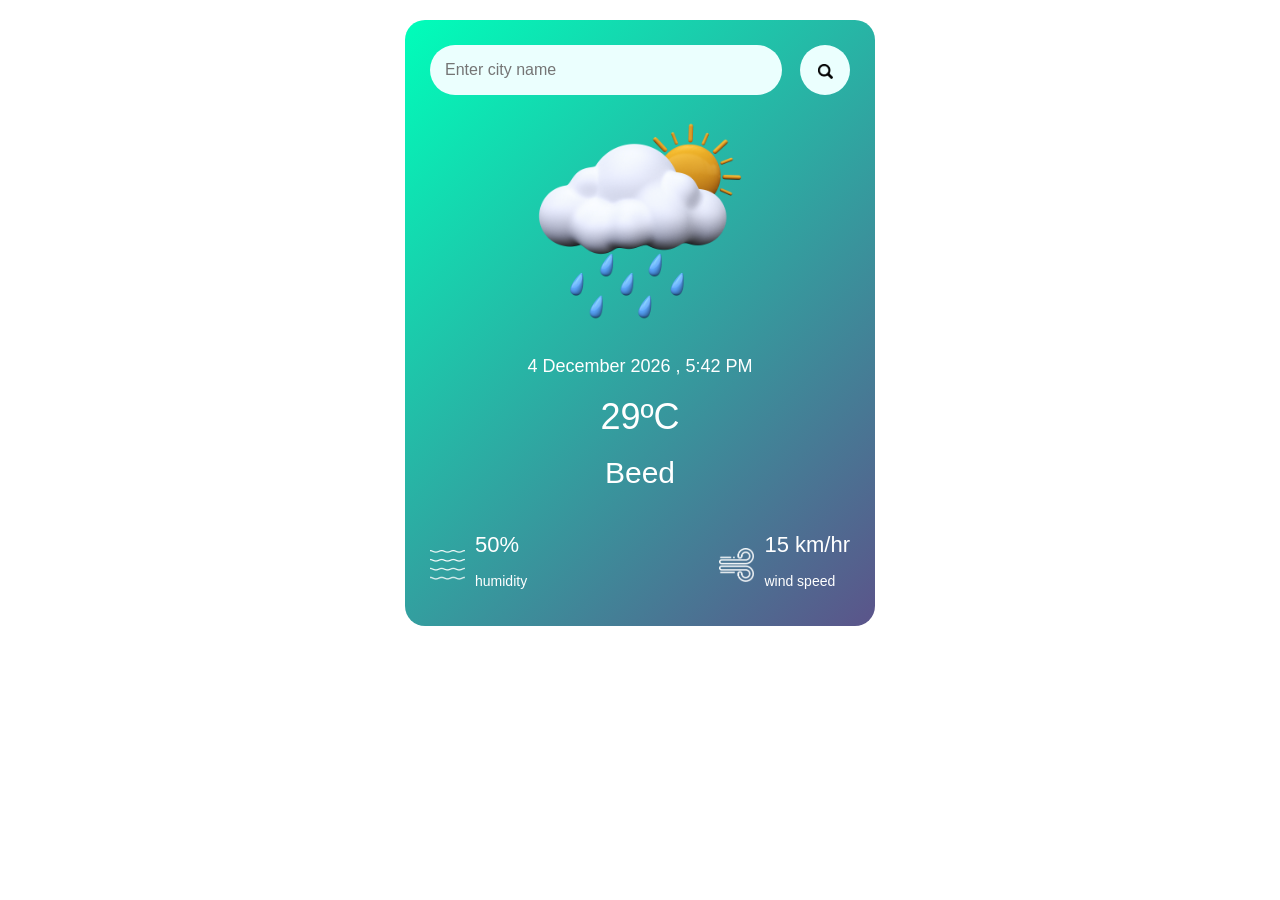
<file: index.html>
<!DOCTYPE html>
<html lang="">
    <head>
        <meta charset="utf-8">
        <meta http-equiv="X-UA-Compatible" content="IE=edge">
        <meta name="viewport" content="width=device-width, initial-scale=1">
        <title>Weather App</title>

        <!-- Bootstrap CSS -->
        <link href="https://maxcdn.bootstrapcdn.com/bootstrap/3.3.7/css/bootstrap.min.css" rel="stylesheet">

        <!-- HTML5 Shim and Respond.js IE8 support of HTML5 elements and media queries -->
        <!-- WARNING: Respond.js doesn't work if you view the page via file:// -->
        <!--[if lt IE 9]>
            <script src="https://oss.maxcdn.com/libs/html5shiv/3.7.3/html5shiv.js"></script>
            <script src="https://oss.maxcdn.com/libs/respond.js/1.4.2/respond.min.js"></script>
        <![endif]-->
        <link rel="stylesheet" href="style.css">
    </head>
    <body>
        <div class="card">
            <div class="search">
              <input type="text" placeholder="Enter city name" spellcheck="false">       
              <button style="margin-left: 2%;"><img src="images/search_icon.png"></button>     
            </div>
            <div class="Weather">
              <img src="images/default.png" class="Weather-icon" style="width: 60%;height: 60%;">
                <h4></h4>
              <h1 class="temp">29ºC</h1>
              <h2 class="city">Beed</h2>
            </div>
            <div class="details">
                <div class="col">
                    <img src="images/humidity.png">
                <div>
                  <p class="humidity">50%</p>
                  <p>humidity</p>
                </div>
                </div>
                <div class="col">
                <img src="images/wind.png">
            <div>
                <p class="wind">15 km/hr</p>
                <p>wind speed</p>
            </div>
            </div>
            </div>
            </div>
            
        <script>
            const apiKey="1fef9d1d592028167c3cfecbb93e8c75";
            const apiUrl="https://api.openweathermap.org/data/2.5/weather?units=metric&q=";      
            const searchBox=document.querySelector(".search input");
            const searchButton=document.querySelector(".search button");
            async function checkWeather(city){
                const respons=await fetch(apiUrl+city+`&appid=${apiKey}`);
                var data=await respons.json();
                console.log(data);
                document.querySelector(".city").innerHTML=data.name;
                document.querySelector(".temp").innerHTML=Math.round(data.main.temp)+"ºC";
                document.querySelector(".humidity").innerHTML=data.main.humidity+"%";
                document.querySelector(".wind").innerHTML=Math.round(data.wind.speed)+" km/hr";
                const weatherMain = data.weather[0].main.toLowerCase(); // e.g., "clouds", "clear", "rain"
                const weatherDescription = data.weather[0].description.toLowerCase();

        if (weatherMain === "clear") {
            document.querySelector(".Weather-icon").src = "images/sunny.png";
        } else if (weatherMain === "clouds") {
            document.querySelector(".Weather-icon").src = "images/cloudy.png";
        } else if (weatherMain === "rain") {
            document.querySelector(".Weather-icon").src = "images/rain1.png";
        } else if (weatherMain === "snow") {
            document.querySelector(".Weather-icon").src = "images/snow.png";
        } else {
            document.querySelector(".Weather-icon").src = "images/default.png"; // fallback icon
        }

            }
            searchButton.addEventListener("click", () => {
                if (searchBox.value.trim() !== "") {
                    checkWeather(searchBox.value.trim());
                } else {
                    alert("Please enter a city name.");
                }
           });

        // Keyup handler for Enter key on input box
        searchBox.addEventListener("keyup", (event) => {
            if (event.key === "Enter") {
                searchButton.click();
            }
        });
        const now = new Date();

        const day = now.getDate();
        const months = [
            "January", "February", "March", "April", "May", "June",
            "July", "August", "September", "October", "November", "December"
        ];
        const monthName = months[now.getMonth()];
        const year = now.getFullYear();
        let hours = now.getHours();
        let minutes = now.getMinutes();
        const ampm = hours >= 12 ? "PM" : "AM";
        hours = hours % 12 || 12;
        const timeString = `${day} ${monthName} ${year} , ${hours}:${minutes} ${ampm}`;
        document.querySelector("h4").innerHTML=timeString;
          window.addEventListener("load",()=>{
            checkWeather("Beed");
        });
     
        </script>
        <!-- jQuery -->
        <script src="https://ajax.googleapis.com/ajax/libs/jquery/1.12.4/jquery.min.js"></script>
        <!-- Bootstrap JavaScript -->
        <script src="https://maxcdn.bootstrapcdn.com/bootstrap/3.3.7/js/bootstrap.min.js"></script>
    </body>
</html>
</file>
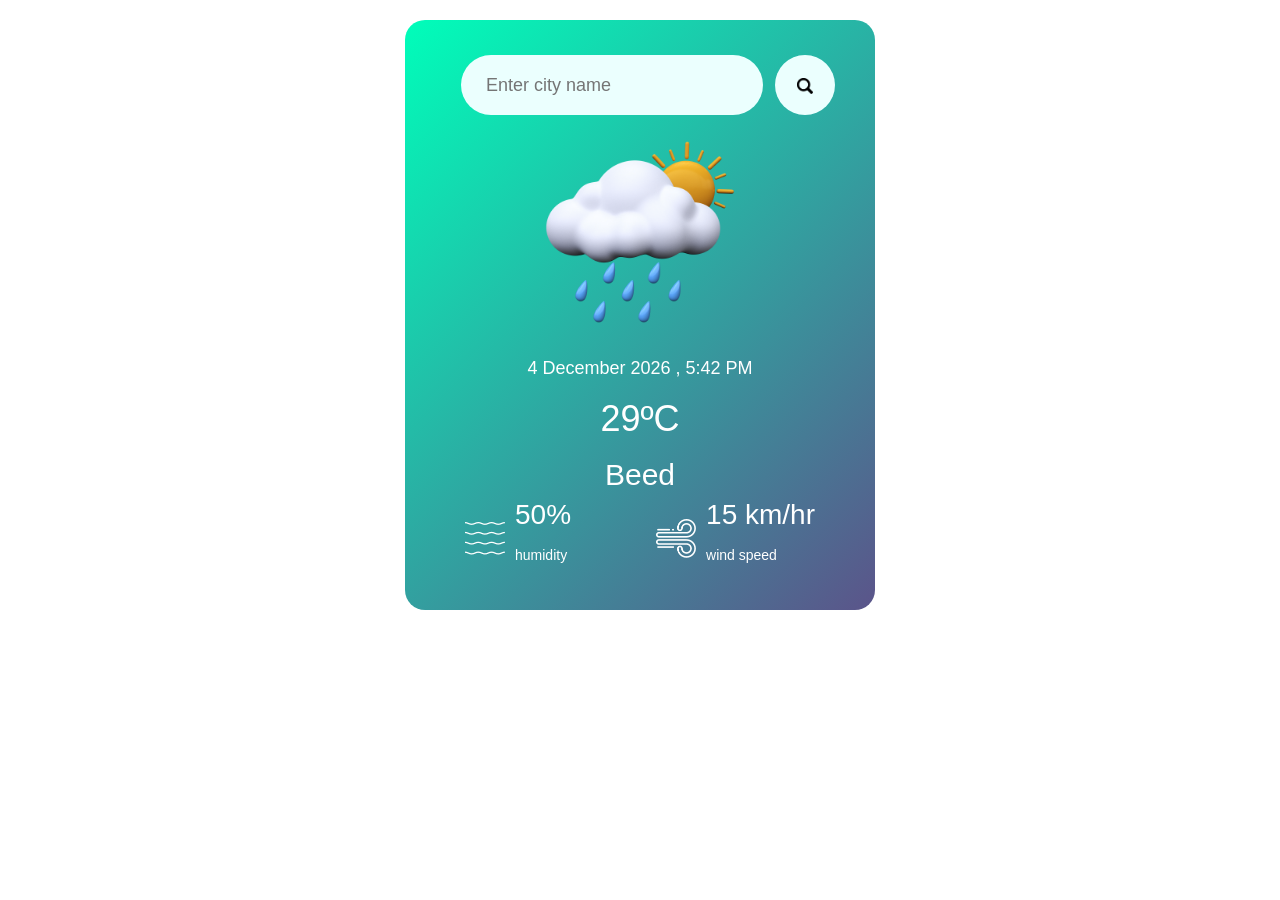
<file: Weather API  Project/index.html>
<!DOCTYPE html>
<html lang="">
    <head>
        <meta charset="utf-8">
        <meta http-equiv="X-UA-Compatible" content="IE=edge">
        <meta name="viewport" content="width=device-width, initial-scale=1">
        <title>Weather App</title>

        <!-- Bootstrap CSS -->
        <link href="https://maxcdn.bootstrapcdn.com/bootstrap/3.3.7/css/bootstrap.min.css" rel="stylesheet">

        <!-- HTML5 Shim and Respond.js IE8 support of HTML5 elements and media queries -->
        <!-- WARNING: Respond.js doesn't work if you view the page via file:// -->
        <!--[if lt IE 9]>
            <script src="https://oss.maxcdn.com/libs/html5shiv/3.7.3/html5shiv.js"></script>
            <script src="https://oss.maxcdn.com/libs/respond.js/1.4.2/respond.min.js"></script>
        <![endif]-->
        <link rel="stylesheet" href="style.css">
    </head>
    <body>
        <div class="card">
            <div class="search">
              <input type="text" placeholder="Enter city name" spellcheck="false">       
              <button style="margin-left: 12px;"><img src="images/search_icon.png"></button>     
            </div>
            <div class="Weather">
              <img src="images/default.png" class="Weather-icon" style="width: 60%;height: 60%;">
                <h4></h4>
              <h1 class="temp">29ºC</h1>
              <h2 class="city">Beed</h2>
            </div>
            <div class="details">
                <div class="col">
                    <img src="images/humidity.png">
                <div>
                  <p class="humidity">50%</p>
                  <p>humidity</p>
                </div>
                </div>
                <div class="col">
                <img src="images/wind.png">
            <div>
                <p class="wind">15 km/hr</p>
                <p>wind speed</p>
            </div>
            </div>
            </div>
            </div>
            
        <script>
            const apiKey="1fef9d1d592028167c3cfecbb93e8c75";
            const apiUrl="https://api.openweathermap.org/data/2.5/weather?units=metric&q=";      
            const searchBox=document.querySelector(".search input");
            const searchButton=document.querySelector(".search button");
            async function checkWeather(city){
                const respons=await fetch(apiUrl+city+`&appid=${apiKey}`);
                var data=await respons.json();
                console.log(data);
                document.querySelector(".city").innerHTML=data.name;
                document.querySelector(".temp").innerHTML=Math.round(data.main.temp)+"ºC";
                document.querySelector(".humidity").innerHTML=data.main.humidity+"%";
                document.querySelector(".wind").innerHTML=Math.round(data.wind.speed)+" km/hr";
                const weatherMain = data.weather[0].main.toLowerCase(); // e.g., "clouds", "clear", "rain"
                const weatherDescription = data.weather[0].description.toLowerCase();

        if (weatherMain === "clear") {
            document.querySelector(".Weather-icon").src = "images/sunny.jfif";
        } else if (weatherMain === "clouds") {
            document.querySelector(".Weather-icon").src = "images/cloudy.webp";
        } else if (weatherMain === "rain") {
            document.querySelector(".Weather-icon").src = "images/rain1.webp";
        } else if (weatherMain === "snow") {
            document.querySelector(".Weather-icon").src = "images/snow.png";
        } else {
            document.querySelector(".Weather-icon").src = "images/default.png"; // fallback icon
        }

            }
            searchButton.addEventListener("click", () => {
                if (searchBox.value.trim() !== "") {
                    checkWeather(searchBox.value.trim());
                } else {
                    alert("Please enter a city name.");
                }
           });

        // Keyup handler for Enter key on input box
        searchBox.addEventListener("keyup", (event) => {
            if (event.key === "Enter") {
                searchButton.click();
            }
        });
        const now = new Date();

        const day = now.getDate();
        const months = [
            "January", "February", "March", "April", "May", "June",
            "July", "August", "September", "October", "November", "December"
        ];
        const monthName = months[now.getMonth()];
        const year = now.getFullYear();
        let hours = now.getHours();
        let minutes = now.getMinutes();
        const ampm = hours >= 12 ? "PM" : "AM";
        hours = hours % 12 || 12;
        const timeString = `${day} ${monthName} ${year} , ${hours}:${minutes} ${ampm}`;
        document.querySelector("h4").innerHTML=timeString;
          window.addEventListener("load",()=>{
            checkWeather("Beed");
        });
     
        </script>
        <!-- jQuery -->
        <script src="https://ajax.googleapis.com/ajax/libs/jquery/1.12.4/jquery.min.js"></script>
        <!-- Bootstrap JavaScript -->
        <script src="https://maxcdn.bootstrapcdn.com/bootstrap/3.3.7/js/bootstrap.min.js"></script>
    </body>
</html>
</file>
<file: style.css>
* {
    margin: 0;
    padding: 0;
    box-sizing: border-box;
    font-family: Arial, Helvetica, sans-serif;
}

/* Main Card */
.card {
    width: 95%;
    max-width: 470px;
    background: linear-gradient(135deg, #00feba, #5b548a);
    color: #fff;
    margin: 20px auto;
    border-radius: 20px;
    padding: 25px;
    text-align: center;
}

/* Search Section */
.search {
    width: 100%;
    display: flex;
    align-items: center;
    gap: 10px;
}

.search input {
    border: 0;
    outline: 0;
    background: #ebfffe;
    color: #555;
    padding: 10px 15px;
    height: 50px;
    border-radius: 30px;
    flex: 1;
    font-size: 16px;
}

.search button {
    border: 0;
    outline: 0;
    background: #ebfffe;
    border-radius: 50%;
    width: 50px;
    height: 50px;
    cursor: pointer;
}

.search button img {
    width: 15px;
}

/* Weather Info */
.weather-icon {
    width: 150px;
    margin-top: 20px;
}

.weather h1 {
    font-size: 60px;
    font-weight: 500;
}

.weather h2 {
    font-size: 32px;
    font-weight: 400;
}

/* Details Section */
.details {
    display: flex;
    align-items: center;
    justify-content: space-between;
    margin-top: 40px;
}

.col {
    display: flex;
    align-items: center;
    gap: 10px;
    text-align: left;
}

.col img {
    width: 35px;
}

.humidity,
.wind {
    font-size: 22px;
}

/* Mobile Responsive */
@media (max-width: 480px) {

    .weather h1 {
        font-size: 45px;
    }

    .weather h2 {
        font-size: 26px;
    }

    .details {
        flex-direction: column;
        gap: 20px;
        align-items: center;
    }

    .col {
        justify-content: center;
    }
}
</file>
<file: Weather API  Project/style.css>
.card
{
    width: 90%;
    max-width: 470px;
    background:linear-gradient(135deg,#00feba,#5b548a);
    color:#fff;
    margin:20px auto 0;
    border-radius: 20px;
    padding: 35px 40px;
    text-align: center;
}
.search 
{
    width: 100%;
    display: flex;
    align-items: center;
    justify-content: space-between;
}
.search input 
{
    border: 0;
    outline: 0;
    background: #ebfffe;
    color:#555;
    padding: 10px 25px;
    height: 60px;
    border-radius: 30px;
    flex: 1;
    margin-left: 16px;
    font-size: 18px;
}
.search button
{
    border: 0;
    outline: 0;
    background: #ebfffe;
    border-radius: 50%;
    width: 60px;
    height: 60px;
    cursor: pointer;
}
.search button img 
{
    width: 16px;
}
.weather-icon
{
    width: 170 px;
    margin-top: 30px;
}
.weather h1
{
   font-size: 80px;
   font-weight: 500;
}
.weather h2
{
    font-size: 45 px;
    font-weight: 400;
}
.details
{
  display: flex;
  align-items: center;
  justify-content: space-between;
  padding: 0 20px;
  margin-top: 50 px;
}
.col
{
 display: flex;
 align-items: center;
 text-align: left;
}
.col img
{
 width: 40px;
 margin-right: 10px;
}
.humidity , .wind
{
    font-size: 28px;
    margin-top: -6px;
}
</file>
